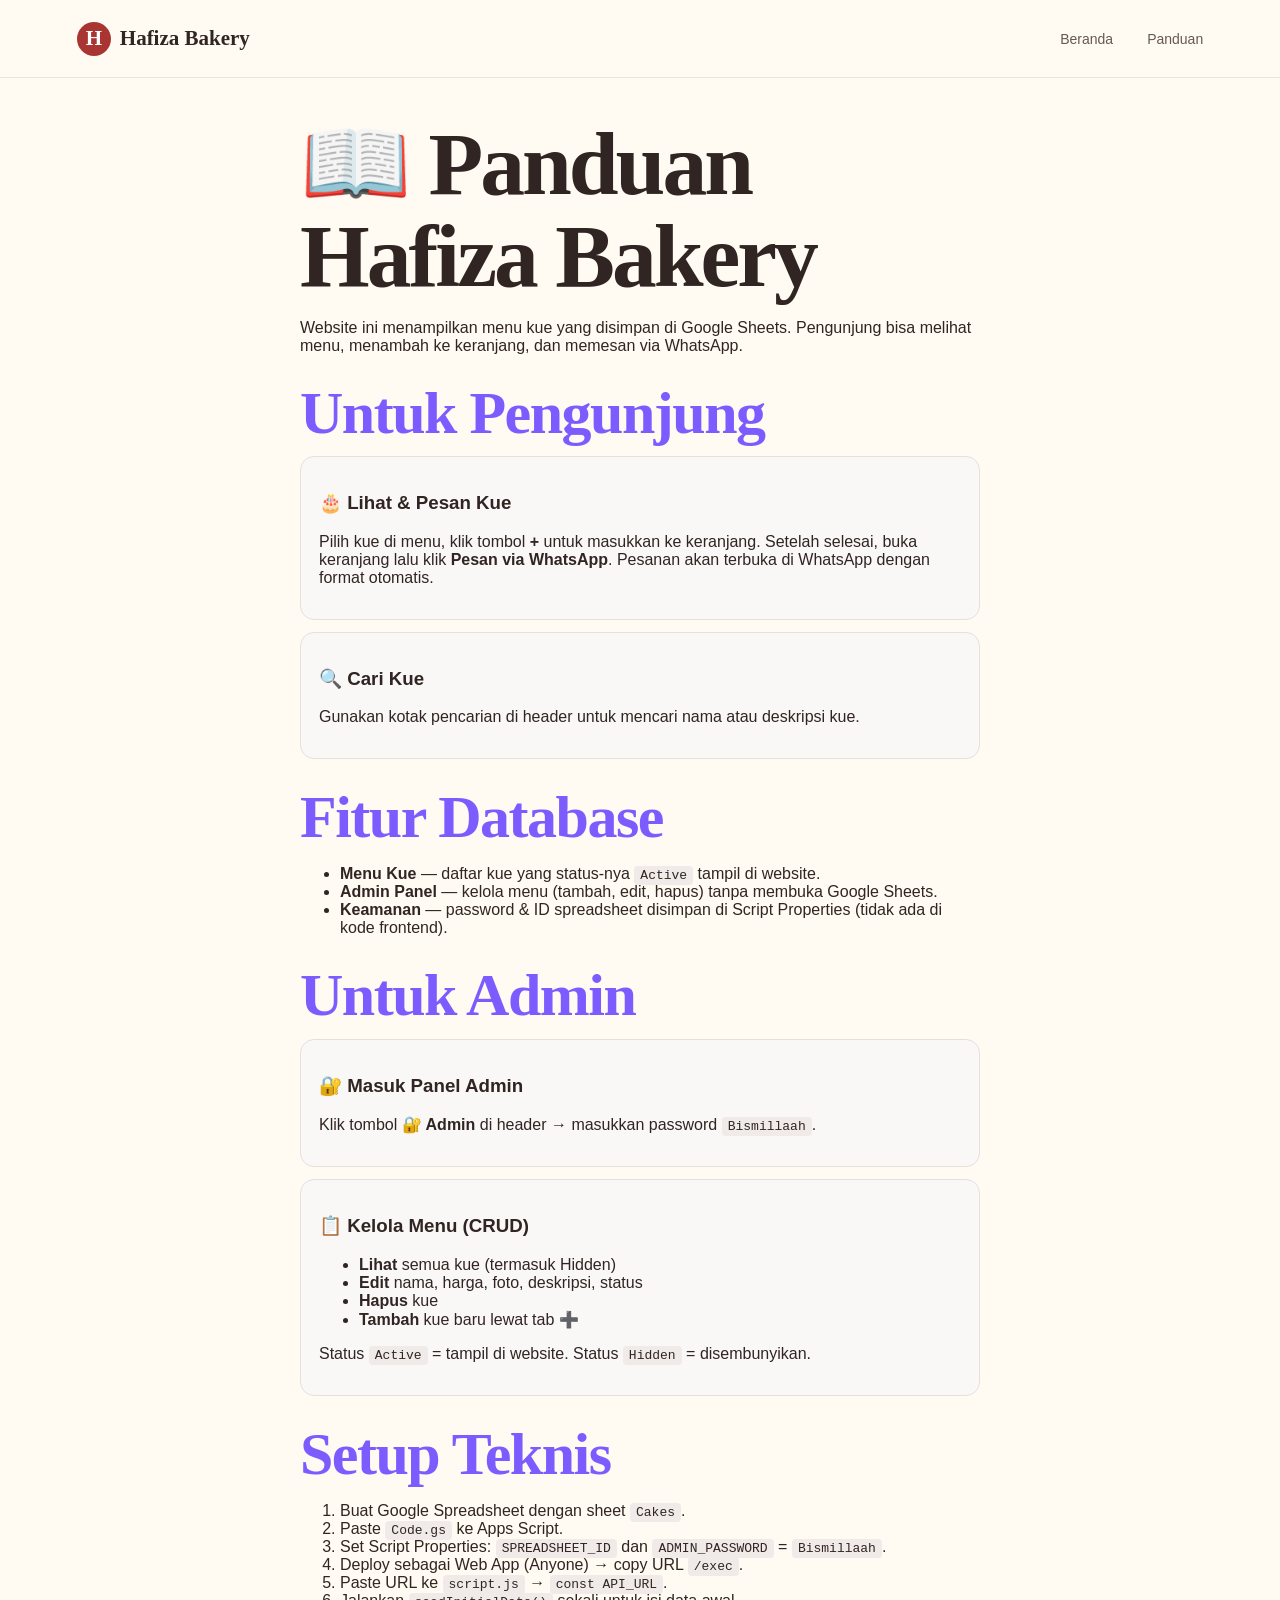
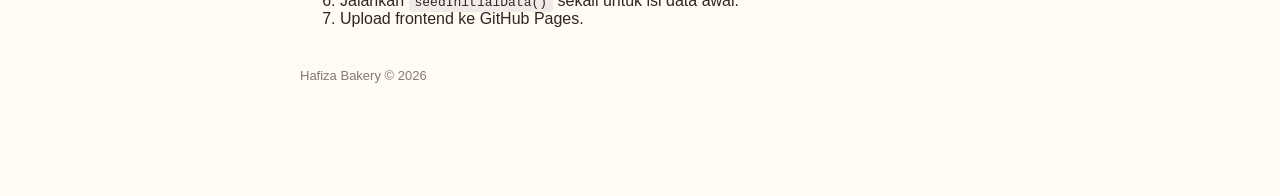
<file: panduan.html>
<!DOCTYPE html>
<html lang="id">
<head>
  <meta charset="UTF-8">
  <meta name="viewport" content="width=device-width, initial-scale=1.0">
  <title>Panduan – Hafiza Bakery</title>
  <link rel="icon" type="image/svg+xml" href="favicon.svg">
  <link rel="icon" type="image/png" sizes="32x32" href="favicon-32.png">
  <link rel="shortcut icon" href="favicon.ico">
  <link rel="stylesheet" href="style.css">
  <style>
    .guide { max-width: 720px; margin: 40px auto; padding: 0 20px 60px; }
    .guide h1 { font-family: "Playfair Display", serif; }
    .guide h2 { margin-top: 28px; color: #7c5cff; }
    .guide-card { background: #faf8f6; border: 1px solid #e5e0dc; border-radius: 14px; padding: 16px 18px; margin: 12px 0; }
    .guide code { background: #f0ebe8; padding: 2px 6px; border-radius: 4px; }
  </style>
</head>
<body>
  <header class="navbar">
    <a class="logo" href="index.html"><span>H</span> Hafiza Bakery</a>
    <nav>
      <a href="index.html">Beranda</a>
      <a href="panduan.html">Panduan</a>
    </nav>
  </header>

  <div class="guide">
    <h1>📖 Panduan Hafiza Bakery</h1>
    <p>Website ini menampilkan menu kue yang disimpan di Google Sheets. Pengunjung bisa melihat menu, menambah ke keranjang, dan memesan via WhatsApp.</p>

    <h2>Untuk Pengunjung</h2>
    <div class="guide-card">
      <h3>🎂 Lihat & Pesan Kue</h3>
      <p>Pilih kue di menu, klik tombol <strong>+</strong> untuk masukkan ke keranjang. Setelah selesai, buka keranjang lalu klik <strong>Pesan via WhatsApp</strong>. Pesanan akan terbuka di WhatsApp dengan format otomatis.</p>
    </div>
    <div class="guide-card">
      <h3>🔍 Cari Kue</h3>
      <p>Gunakan kotak pencarian di header untuk mencari nama atau deskripsi kue.</p>
    </div>

    <h2>Fitur Database</h2>
    <ul>
      <li><strong>Menu Kue</strong> — daftar kue yang status-nya <code>Active</code> tampil di website.</li>
      <li><strong>Admin Panel</strong> — kelola menu (tambah, edit, hapus) tanpa membuka Google Sheets.</li>
      <li><strong>Keamanan</strong> — password & ID spreadsheet disimpan di Script Properties (tidak ada di kode frontend).</li>
    </ul>

    <h2>Untuk Admin</h2>
    <div class="guide-card">
      <h3>🔐 Masuk Panel Admin</h3>
      <p>Klik tombol <strong>🔐 Admin</strong> di header → masukkan password <code>Bismillaah</code>.</p>
    </div>
    <div class="guide-card">
      <h3>📋 Kelola Menu (CRUD)</h3>
      <ul>
        <li><strong>Lihat</strong> semua kue (termasuk Hidden)</li>
        <li><strong>Edit</strong> nama, harga, foto, deskripsi, status</li>
        <li><strong>Hapus</strong> kue</li>
        <li><strong>Tambah</strong> kue baru lewat tab ➕</li>
      </ul>
      <p>Status <code>Active</code> = tampil di website. Status <code>Hidden</code> = disembunyikan.</p>
    </div>

    <h2>Setup Teknis</h2>
    <ol>
      <li>Buat Google Spreadsheet dengan sheet <code>Cakes</code>.</li>
      <li>Paste <code>Code.gs</code> ke Apps Script.</li>
      <li>Set Script Properties: <code>SPREADSHEET_ID</code> dan <code>ADMIN_PASSWORD</code> = <code>Bismillaah</code>.</li>
      <li>Deploy sebagai Web App (Anyone) → copy URL <code>/exec</code>.</li>
      <li>Paste URL ke <code>script.js</code> → <code>const API_URL</code>.</li>
      <li>Jalankan <code>seedInitialData()</code> sekali untuk isi data awal.</li>
      <li>Upload frontend ke GitHub Pages.</li>
    </ol>

    <p style="margin-top:40px; opacity:.6; font-size:13px;">Hafiza Bakery © 2026</p>
  </div>
</body>
</html>
</file>
<file: style.css>
:root{
  --cream:#fffaf2; --cream2:#f8efe3; --red:#a93532; --red-dark:#822723;
  --ink:#302522; --muted:#786b64; --white:#fff;
  --shadow:0 18px 45px rgba(74,40,30,.12);
}
*{box-sizing:border-box}
html{scroll-behavior:smooth}
body{margin:0;background:var(--cream);color:var(--ink);font-family:"DM Sans",sans-serif}
a{text-decoration:none;color:inherit}
.navbar{height:78px;padding:0 6vw;display:flex;align-items:center;justify-content:space-between;background:rgba(255,250,242,.94);backdrop-filter:blur(12px);position:sticky;top:0;z-index:20;border-bottom:1px solid #eee3d8}
.logo{font-family:"Playfair Display",serif;font-size:21px;font-weight:700;display:flex;align-items:center;gap:9px}
.logo span{width:34px;height:34px;border-radius:50%;background:var(--red);color:white;display:grid;place-items:center;font-family:"Playfair Display",serif}
nav{display:flex;gap:34px;font-size:14px;color:#665a54}
nav a:hover{color:var(--red)}
.nav-actions{display:flex;align-items:center;gap:9px}
.search-wrap{position:relative}
.search-wrap input{width:150px;border:1px solid #e8ddd2;background:#fffdf9;border-radius:30px;padding:10px 34px 10px 14px;outline:none;font-family:inherit}
.search-wrap span{position:absolute;right:12px;top:8px;font-size:20px;color:#8d7d73}
select,.cart-btn{border:1px solid #e8ddd2;background:#fffdf9;border-radius:30px;padding:10px 12px;font-family:inherit;color:var(--ink)}
.cart-btn{cursor:pointer}
.cart-btn b{background:var(--red);color:#fff;border-radius:50%;padding:2px 6px;font-size:11px}
.hero{min-height:620px;padding:75px 8vw 80px;display:grid;grid-template-columns:1fr 1fr;align-items:center;gap:45px;overflow:hidden}
.eyebrow{text-transform:uppercase;letter-spacing:2px;font-size:11px;font-weight:700;color:var(--red);margin:0 0 16px}
h1,h2{font-family:"Playfair Display",serif;line-height:1.03;margin:0}
h1{font-size:clamp(55px,7vw,92px);letter-spacing:-3px}
h1 em,h2 em{color:var(--red);font-style:italic}
.hero-text{max-width:510px;color:var(--muted);font-size:16px;line-height:1.8;margin:25px 0 28px}
.primary-btn,.whatsapp-btn{display:inline-flex;align-items:center;gap:28px;background:var(--red);color:white;border:0;border-radius:30px;padding:14px 20px;font-weight:700;cursor:pointer;box-shadow:0 10px 25px rgba(169,53,50,.22)}
.primary-btn:hover,.whatsapp-btn:hover{background:var(--red-dark)}
.mini-note{margin-top:25px;font-size:12px;color:#83766f}.mini-note span{color:var(--red);font-size:18px}
.hero-art{position:relative;min-height:450px;display:grid;place-items:center}
.blob{position:absolute;width:75%;height:80%;border-radius:48% 52% 55% 45%;background:#f1ded0;transform:rotate(-9deg)}
.hero-art img{position:relative;width:min(430px,82%);height:500px;object-fit:cover;border-radius:210px 210px 30px 30px;box-shadow:var(--shadow)}
.floating-card{position:absolute;right:3%;bottom:35px;background:#fff;border-radius:16px;padding:14px 18px;display:flex;gap:10px;align-items:center;box-shadow:var(--shadow);font-size:12px}
.floating-card span{font-size:25px;color:var(--red)}.floating-card small{display:block;color:var(--muted);margin-top:4px}
.menu-section{padding:80px 8vw;background:#fff}
.section-heading{display:flex;justify-content:space-between;align-items:end;gap:30px;margin-bottom:38px}
h2{font-size:clamp(38px,5vw,60px);letter-spacing:-1.5px}
.section-heading>p{max-width:400px;color:var(--muted);line-height:1.7;font-size:14px}
.cake-grid{display:grid;grid-template-columns:repeat(5,1fr);gap:17px}
.cake-card{background:var(--cream);border-radius:18px;overflow:hidden;border:1px solid #f0e5d9;transition:.25s}
.cake-card:hover{transform:translateY(-6px);box-shadow:var(--shadow)}
.cake-img{height:250px;width:100%;object-fit:cover;display:block}
.cake-info{padding:17px}
.cake-info h3{font-family:"Playfair Display",serif;margin:0 0 7px;font-size:21px}
.cake-info p{font-size:12px;color:var(--muted);min-height:35px;margin:0 0 13px}
.price-row{display:flex;align-items:center;justify-content:space-between;gap:5px}
.price{font-weight:700;color:var(--red);font-size:14px}
.add-btn{border:0;background:var(--red);color:#fff;border-radius:50%;width:34px;height:34px;font-size:20px;cursor:pointer}
.empty{text-align:center;color:var(--muted);padding:35px}
.about{padding:90px 8vw;display:grid;grid-template-columns:1fr 1fr;gap:70px;align-items:center;background:var(--cream2)}
.about>p{font-size:17px;line-height:1.9;color:var(--muted);max-width:560px}
footer{padding:30px 8vw;display:flex;justify-content:space-between;align-items:center;font-size:12px;color:var(--muted);background:#fff}
.cart-panel{display:none;position:fixed;inset:0;z-index:50}
.cart-panel.open{display:block}
.cart-overlay{position:absolute;inset:0;background:rgba(30,20,16,.35)}
.cart{position:absolute;right:0;top:0;height:100%;width:min(430px,100%);background:var(--cream);padding:35px;box-shadow:-15px 0 40px rgba(0,0,0,.12);display:flex;flex-direction:column}
.close{position:absolute;right:24px;top:19px;border:0;background:transparent;font-size:30px;cursor:pointer;color:var(--muted)}
.cart h2{font-size:44px;margin-bottom:25px}
#cartItems{overflow:auto;flex:1}
.cart-item{display:grid;grid-template-columns:62px 1fr auto;gap:12px;align-items:center;padding:13px 0;border-bottom:1px solid #eadfd5}
.cart-item img{width:62px;height:62px;object-fit:cover;border-radius:12px}
.cart-item h4{margin:0 0 4px;font-size:14px}.cart-item small{color:var(--muted)}
.qty{display:flex;align-items:center;gap:7px;margin-top:6px}
.qty button{border:1px solid #dfd1c6;background:#fff;border-radius:50%;width:22px;height:22px;cursor:pointer}
.cart-footer{border-top:1px solid #e5d8cc;padding-top:20px}
.cart-footer>div{display:flex;justify-content:space-between;margin-bottom:15px}
.cart-footer strong{color:var(--red)}
.whatsapp-btn{width:100%;justify-content:space-between}
.cart-footer small{display:block;text-align:center;color:var(--muted);font-size:10px;margin-top:10px}
@media(max-width:1000px){.cake-grid{grid-template-columns:repeat(2,1fr)}.hero{grid-template-columns:1fr}.hero-art{min-height:420px}.section-heading{align-items:start;flex-direction:column}}
@media(max-width:650px){.navbar{padding:0 18px;height:68px}nav{display:none}.search-wrap input{width:105px}.hero{padding:55px 24px}.hero-art img{height:390px}.menu-section,.about{padding:60px 24px}.cake-grid{grid-template-columns:1fr}.cake-img{height:280px}.about{grid-template-columns:1fr;gap:25px}footer{padding:25px 24px;display:block}.hero h1{font-size:55px}.cart{padding:30px 22px}}

/* ========== Admin & Nav ========== */
.nav-admin {
  border: 1px solid rgba(185,149,255,.35);
  background: rgba(124,92,255,.1);
  color: #cfc5ff;
  border-radius: 999px;
  padding: 6px 12px;
  font: inherit;
  font-size: 13px;
  cursor: pointer;
  margin-left: 8px;
}
.nav-admin:hover { background: rgba(124,92,255,.2); }

.admin-panel {
  position: fixed; inset: 0; z-index: 300;
  display: flex; align-items: center; justify-content: center; padding: 20px;
}
.admin-panel[hidden] { display: none !important; }
.admin-overlay { position: absolute; inset: 0; background: rgba(0,0,0,.6); }
.admin-modal {
  position: relative; background: #fff; border-radius: 20px;
  width: min(860px, 96vw); max-height: 90vh; overflow-y: auto; padding: 24px;
  box-shadow: 0 20px 60px rgba(0,0,0,.2);
}
.admin-header { display: flex; justify-content: space-between; align-items: center; margin-bottom: 16px; }
.admin-tabs { display: flex; gap: 8px; margin-bottom: 16px; }
.admin-tab {
  border: 1px solid #e5e0dc; background: #faf8f6; border-radius: 999px;
  padding: 8px 14px; font: inherit; font-size: 13px; cursor: pointer;
}
.admin-tab.active { background: #f3e8ff; border-color: #c4a5ff; }
.admin-toolbar { display: flex; gap: 8px; margin-bottom: 12px; }
.admin-toolbar input { flex: 1; padding: 8px 12px; border: 1px solid #e5e0dc; border-radius: 10px; }
.small-btn { padding: 8px 12px; border: 1px solid #e5e0dc; background: #fff; border-radius: 10px; cursor: pointer; }
.admin-table-wrap { overflow-x: auto; border: 1px solid #e5e0dc; border-radius: 12px; }
.admin-table { width: 100%; border-collapse: collapse; font-size: 13px; }
.admin-table th, .admin-table td { padding: 10px 12px; text-align: left; border-bottom: 1px solid #f0ebe8; }
.icon-btn { border: none; background: #f5f2ef; border-radius: 8px; padding: 4px 8px; cursor: pointer; margin: 1px; }
.text-btn { background: none; border: none; color: #786b64; cursor: pointer; font: inherit; }
.form-status.success { color: #16a34a; }
.form-status.error { color: #dc2626; }
.edit-modal { position: fixed; inset: 0; z-index: 400; display: flex; align-items: center; justify-content: center; background: rgba(0,0,0,.5); padding: 20px; }
.edit-modal[hidden] { display: none !important; }
.edit-box { background: #fff; border-radius: 16px; padding: 24px; width: min(420px, 94vw); }
.edit-actions { display: flex; gap: 12px; margin-top: 12px; }
.badge-status { background: #ecfdf5; color: #059669; padding: 2px 8px; border-radius: 6px; font-size: 11px; }
</file>
